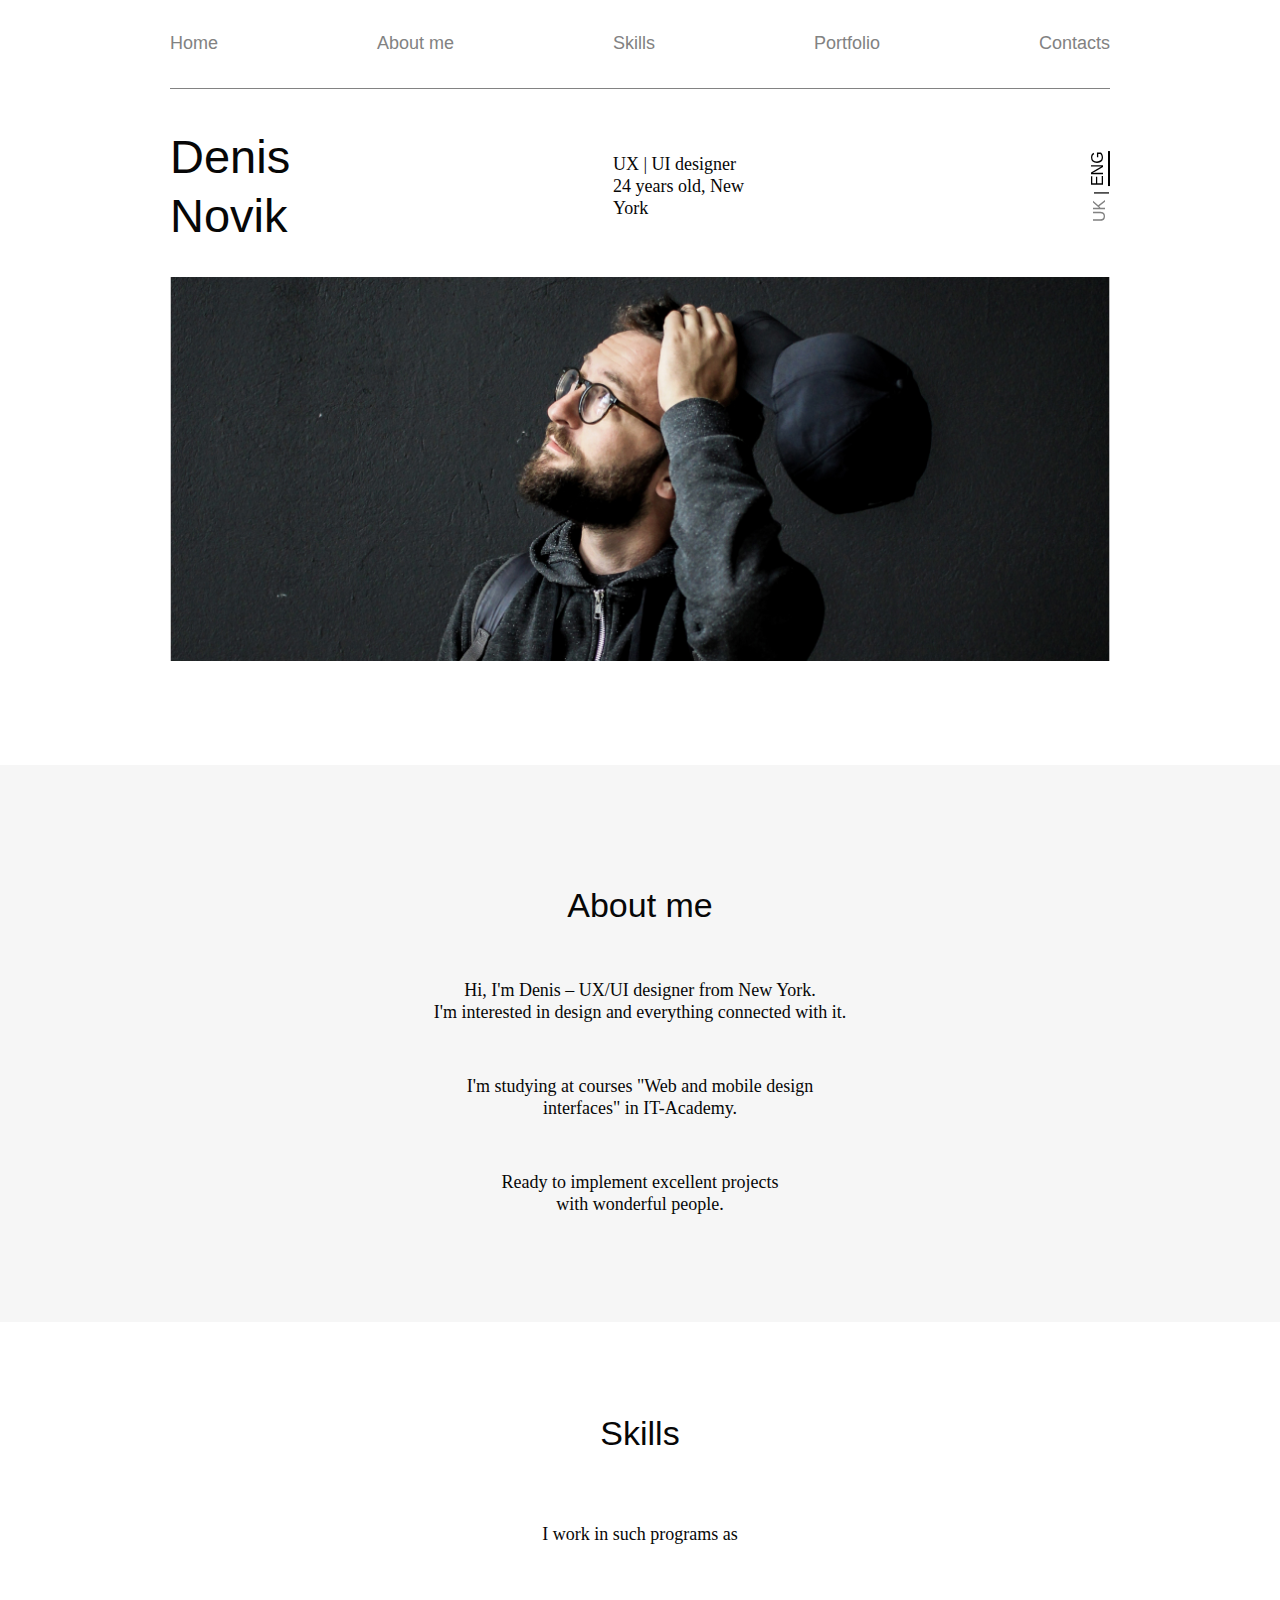
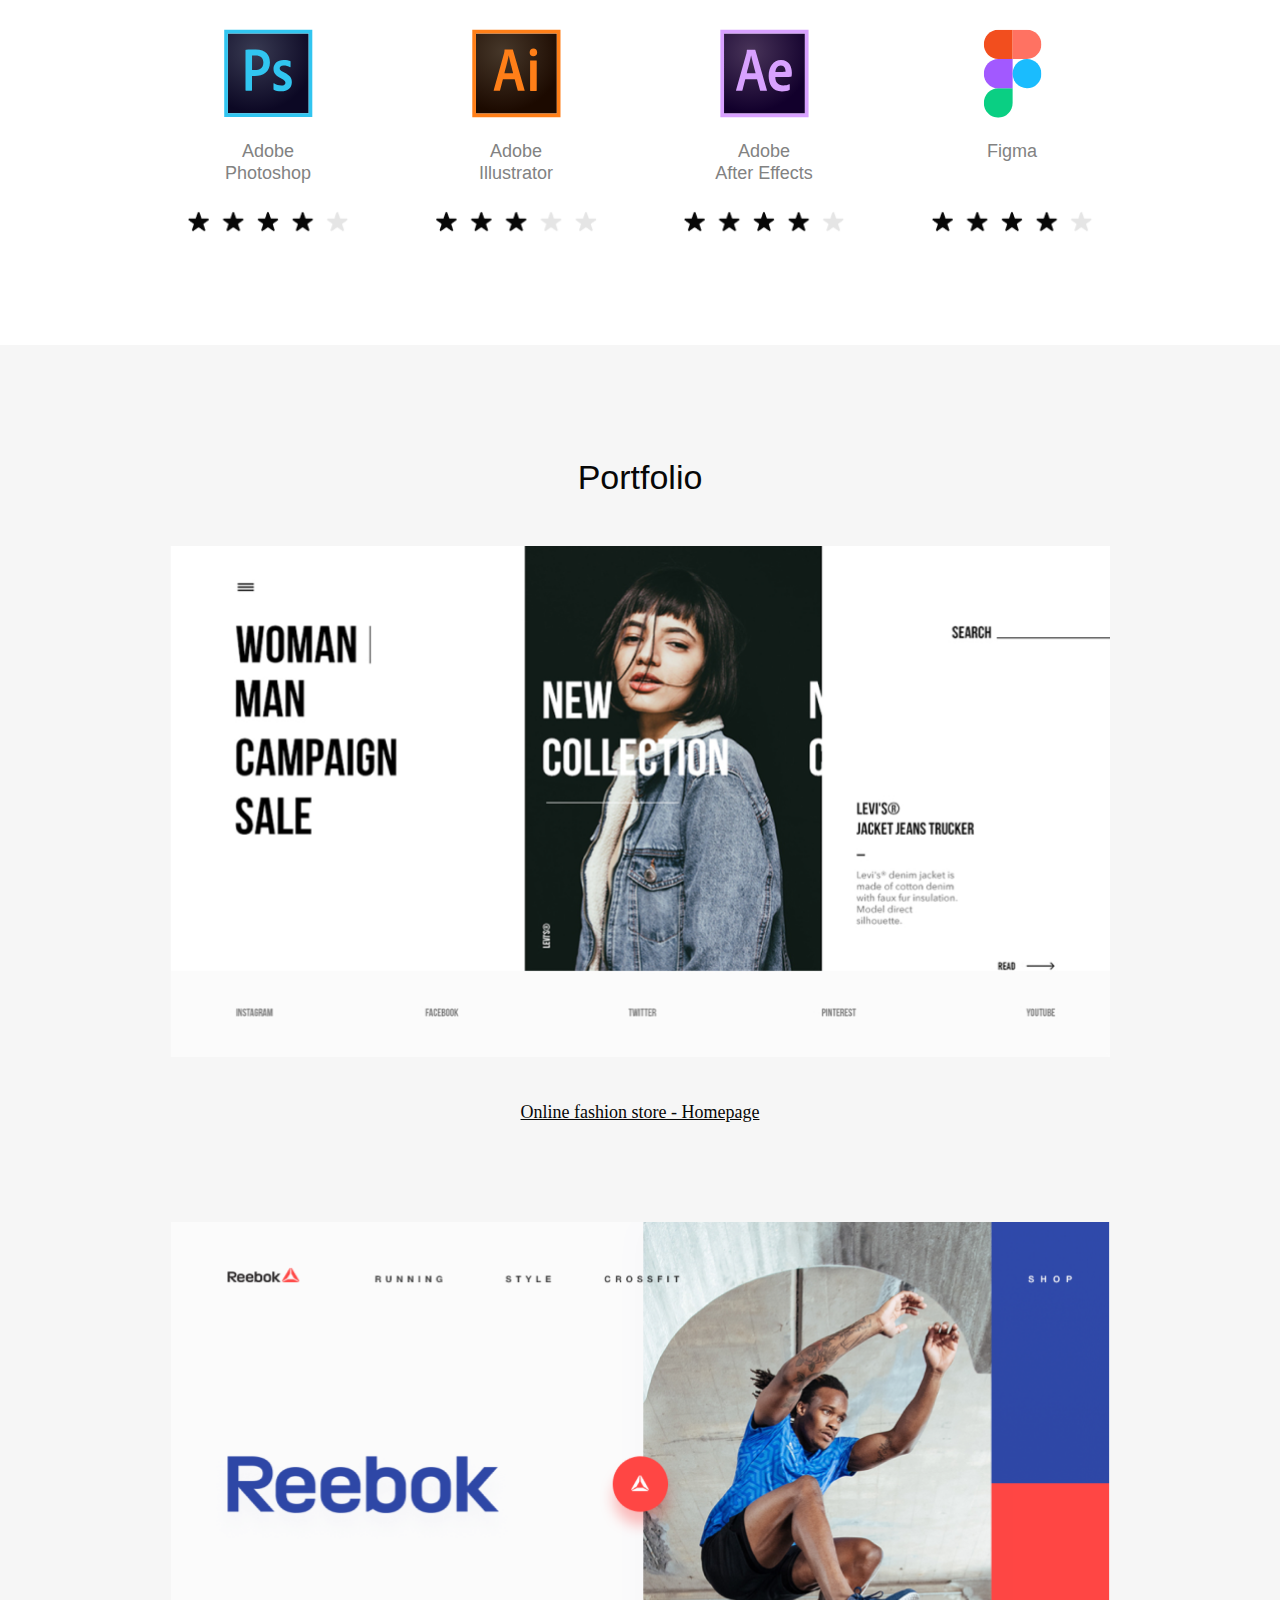
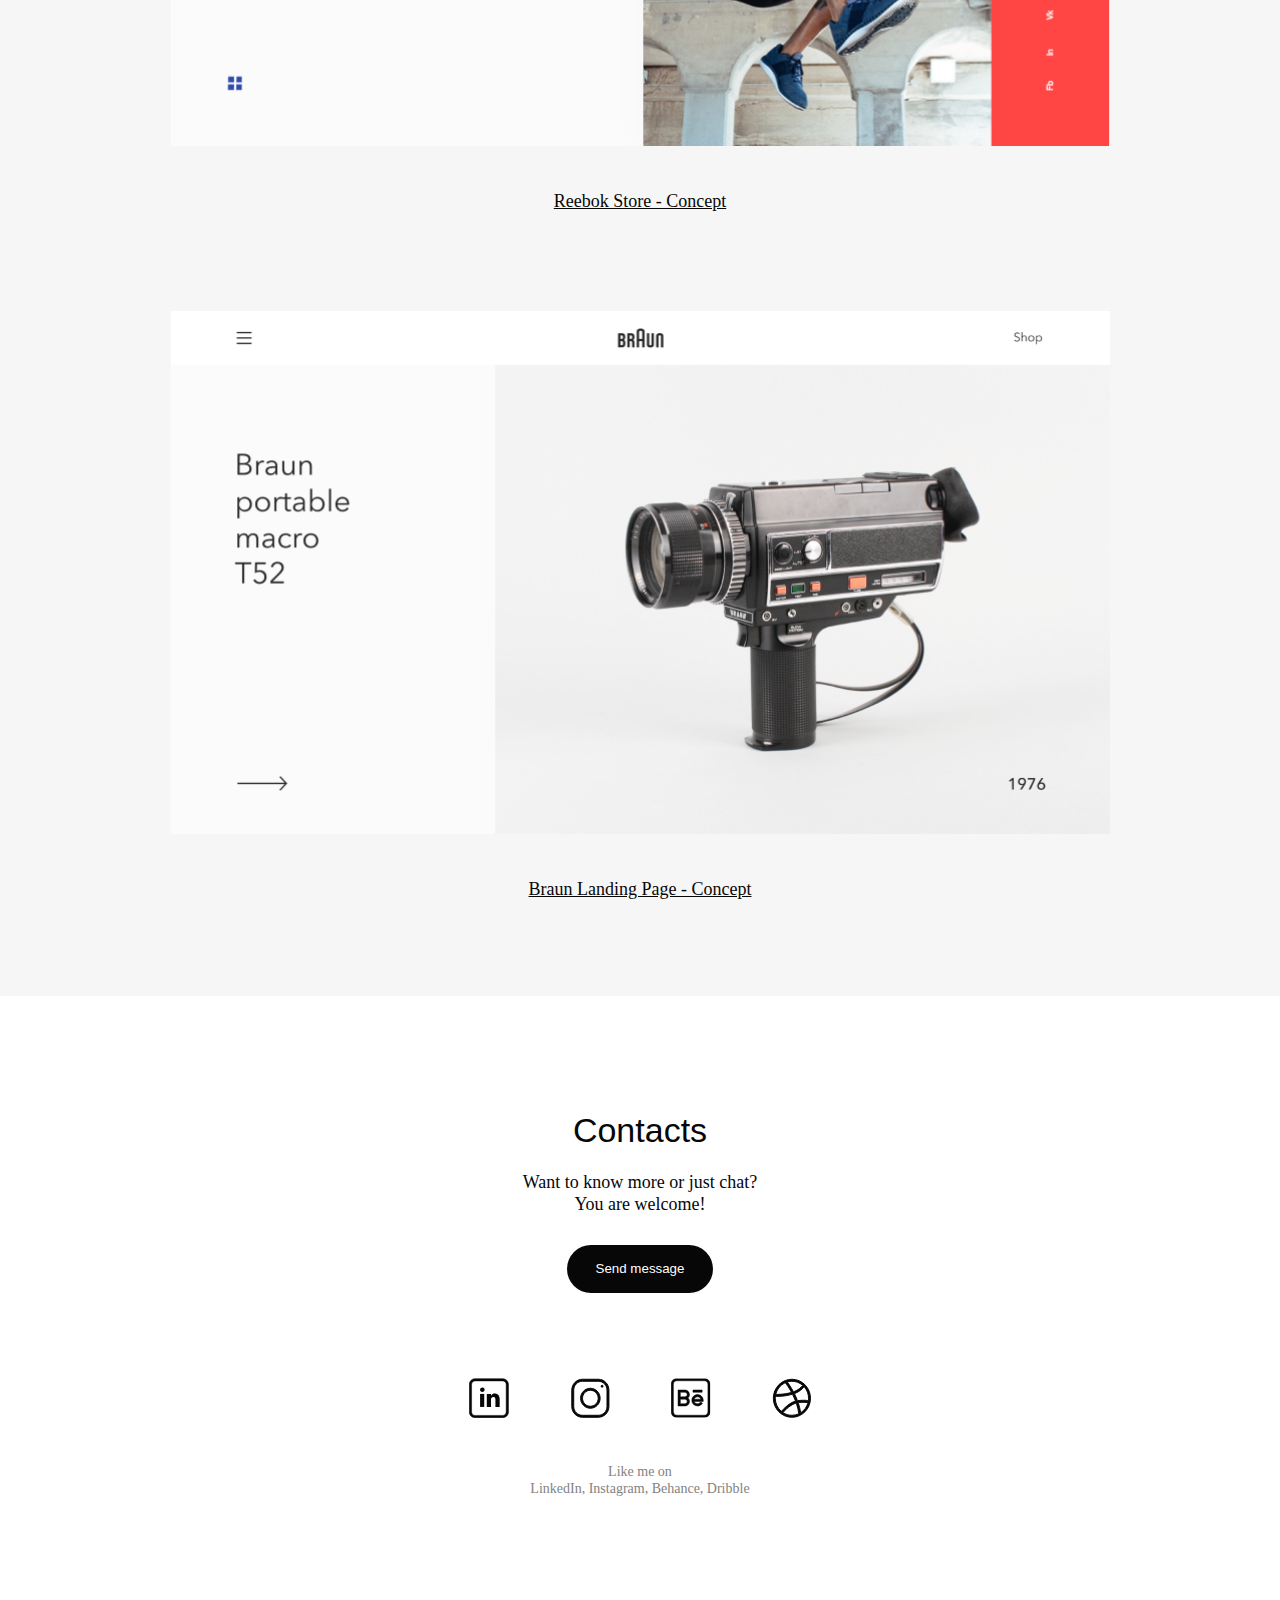
<file: index.html>
<!DOCTYPE html>
<html lang="en">

<head>
    <meta charset="UTF-8">
    <meta http-equiv="X-UA-Compatible" content="IE=edge">
    <meta name="viewport" content="width=device-width, initial-scale=1.0">
    <link href="http://fonts.cdnfonts.com/css/gilroy-bold?styles=20876,20879" rel="stylesheet">
    <link rel="stylesheet" href="./css/style.css">
    <title>Portfolio</title>
</head>

<body>
    <div class="wrapper ">
        <div class="wrapper-first-page" id="home">
            <header class="header">
                <div class="header_container _container">
                    <nav class="header_menu">
                        <ul class="menu_list">
                            <li class="menu_item">
                                <a href="#home" class="item_link">Home</a>
                            </li>
                            <li class="menu_item">
                                <a href="#about" class="item_link">About me</a>
                            </li>
                            <li class="menu_item">
                                <a href="#skills" class="item_link">Skills</a>
                            </li>
                            <li class="menu_item">
                                <a href="#portfolio" class="item_link">Portfolio</a>
                            </li>
                            <li class="menu_item">
                                <a href="#contacts" class="item_link">Contacts</a>
                            </li>
                        </ul>
                    </nav>
                </div>
            </header>
<!-- /* ---------------------------------------------------------- */ -->
            <main>
                <section class="main-page">
                    <div class="main-page_container _container">
                        <div class="main-page_title">
                            <div class="page_title">
                                <h1 class="main_title">Denis Novik</h1>
                                <p class="main_text">UX | UI designer <br>
                                    24 years old, New York
                                </p>
                                <div class="main-page_translate">
                                    <a href="./index-uk.html">UK</a>
                                    <span> | </span>
                                    <a href="./index.html" class="lang__active">ENG</a>
                                </div>
                            </div>
                            <div class="burger-menu">
                                <input id="menu-toggle" type="checkbox">
                                <label class="menu-btn" for="menu-toggle">
                                    <span></span>
                                </label>
                                <ul class="menubox">
                                    <li><a href="#home" class="menu-item">Home</a></li>
                                    <li><a href="#about" class="menu-item">About me</a></li>
                                    <li><a href="#skills" class="menu-item">Skills</a></li>
                                    <li><a href="#portfolio" class="menu-item">Portfolio</a></li>
                                    <li><a href="#contacts" class="menu-item">Contacts</a></li>
                                    <div class="lang-burger">
                                        <a href="./index-uk.html">UK</a>
                                        <span class="lang-burger_span"> | </span>
                                        <a href="./index.html">ENG</a>
                                    </div>
                                </ul>
                            </div>
                        </div>
                        <div class="main_image">
                            <img class="header-avatar" src="./img/foto.jpg" alt="Foto">
                        </div>
                    </div>
                </section>
<!-- /* ---------------------------------------------------------- */ -->
                <section class="main_info" id="about">
                    <div class="main-info-container _container">
                        <div class="info-title">
                            <h2>About me</h2>
                            <p>Hi, I'm Denis – UX/UI designer from New York. <br>
                                I'm interested in design and everything connected with it.
                            </p>
                            <p>I'm studying at courses "Web and mobile design <br>
                                interfaces" in IT-Academy.
                            </p>
                            <p>Ready to implement excellent projects <br>
                                with wonderful people.
                            </p>
                        </div>
                    </div>
                </section>
<!-- /* ---------------------------------------------------------- */ -->
                <section class="main-skill" id="skills">
                    <div class="main-skill-container _container">
                        <div class="main-skill-title">
                            <h2>Skills</h2>
                            <p>I work in such programs as</p>
                        </div>
                        <div class="main-skill-list _container">
                            <div class="main-skill-item">
                                <img class="item_icon" src="./img/photoshop_icon.svg" alt="">
                                <p>Adobe <br>
                                    Photoshop</p>
                                <img class="item_img_star" src="./img/star1.png" alt="">
                            </div>
                            <div class="main-skill-item">
                                <img class="item_icon" src="./img/illustration_icon.svg" alt="">
                                <p>Adobe <br>
                                    Illustrator</p>
                                <img class="item_img_star" src="./img/star2.png" alt="">
                            </div>
                            <div class="main-skill-item">
                                <img class="item_icon" src="./img/after_effect_icon.svg" alt="">
                                <p>Adobe <br>
                                    After Effects</p>
                                <img class="item_img_star" src="./img/star1.png" alt="">
                            </div>
                            <div class="main-skill-item">
                                <img class="item_icon" src="./img/figma_icon.svg" alt="">
                                <p>Figma</p>
                                <img class="item_img_star" src="./img/star1.png" alt="">
                            </div>
                        </div>
                    </div>
                </section>
<!-- /* ---------------------------------------------------------- */ -->
                <section class="section-portfolio" id="portfolio">
                    <div class="section-portfolio-container _container">
                        <div class="portfolio-title">
                            <h2>Portfolio</h2>
                        </div>
                        <div class="portfolio-exemple_one">
                            <img src="./img/portfolio_1.png" alt="example">
                        </div>
                        <div class="exemple-link">
                            <a href="./error.html">Online fashion store - Homepage</a>
                        </div>
                        <div class="portfolio-exemple_two">
                            <img src="./img/reebok.png" alt="reebok">
                        </div>
                        <div class="exemple-link">
                            <a href="./error.html">Reebok Store - Concept</a>
                        </div>
                        <div class="portfolio-exemple_two">
                            <img src="./img/braun.png" alt="reebok">
                        </div>
                        <div class="exemple-link">
                            <a href="./error.html">Braun Landing Page - Concept</a>
                        </div>
                    </div>
                </section>
<!-- /* ---------------------------------------------------------- */ -->
                <section class="section-contact send-message" id="contacts">
                    <div class="section-contact-container _container">
                        <h2>Contacts</h2>
                        <div class="contact-item">
                            <p>Want to know more or just chat?
                                <br>
                                You are welcome!
                            </p>
                        </div>
                        <div class="contact-item">
                            <button id="open_pop_up">Send message</button>
                        </div>
                        <div class="pop_up" id="pop_up">
                            <div class="pop_up_container">
                                <div class="pop_up_body" id="pop_up_body">
                                    <form class="form-wrapper" action="#">
                                        <div class="form-title-wrap">
                                            <p class="form-title">Send message</p>
                                        </div>
                                        <input class="input-name" type="text" placeholder="Name">
                                        <input class="input-male" type="email" placeholder="Mail">
                                        <textarea name="" id="" cols="30" rows="10"
                                            placeholder="Your message"></textarea>
                                    </form>
                                    <button class="contact-item">Send message</button>
                                    <div class="pop_up_close" id="pop_up_close">&#10006</div>
                                </div>
                            </div>
                        </div>
                    </div>
                </section>
            </main>
        </div>
        <!-- /* ---------------------------------------------------------- */ -->
        <footer class="section-footer">
            <div class="footer-container _container">
                <div class="footer-social">
                    <a class="footer-link" href="https://www.linkedin.com/feed/" target="_blank">
                        <img class="footer-icon" src="./img/linkedin.svg" alt="linkedin">
                    </a>
                    <a class="footer-link" href="https://www.instagram.com/" target="_blank">
                        <img class="footer-icon" src="./img/instagram.svg" alt="instagram">
                    </a>
                    <a class="footer-link" href="https://www.behance.net/" target="_blank">
                        <img class="footer-icon" src="./img/behance.svg" alt="behance">
                    </a>
                    <a class="footer-link" href="https://dribbble.com/" target="_blank">
                        <img class="footer-icon" src="./img/dribble.svg" alt="dribble">
                    </a>
                </div>
                <div class="footer-text">
                    <p>Like me on <br>
                        LinkedIn, Instagram, Behance, Dribble</p>
                </div>
            </div>
        </footer>
    </div>
    <script src="./main.js"></script>
</body>

</html>
</file>
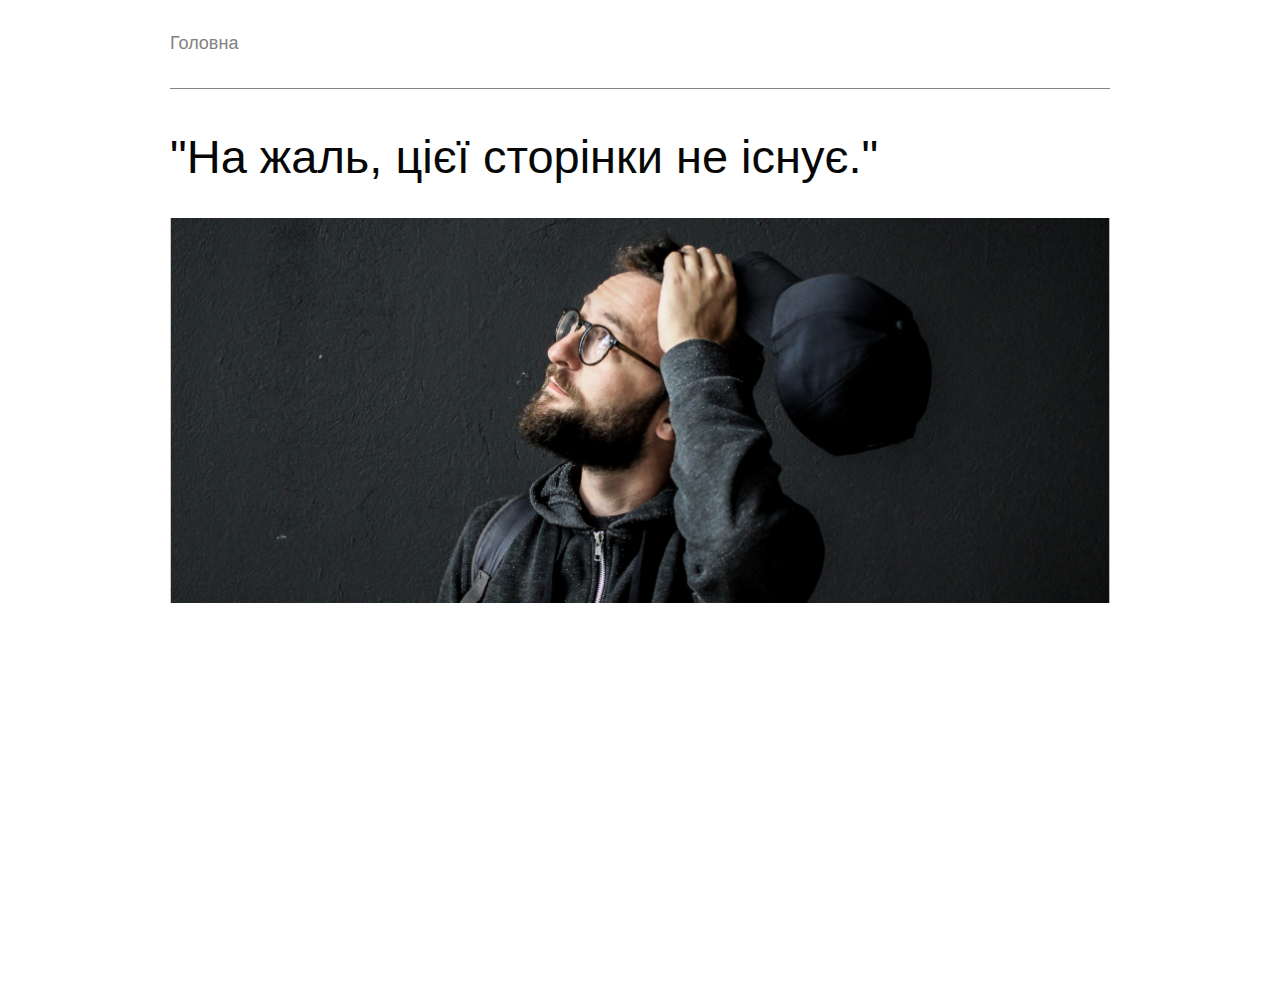
<file: error-uk.html>
<!DOCTYPE html>
<html lang="en">

<head>
    <meta charset="UTF-8">
    <meta http-equiv="X-UA-Compatible" content="IE=edge">
    <meta name="viewport" content="width=device-width, initial-scale=1.0">
    <link href="http://fonts.cdnfonts.com/css/gilroy-bold?styles=20876,20879" rel="stylesheet">
    <link rel="stylesheet" href="./css/style.css">
    <title>Portfolio</title>
</head>

<body >
    <div class="wrapper ">
        <div class="wrapper-first-page" id="home">
            <header class="header" >
                    <div class="header_container _container">
                        <nav class="header_menu">
                            <ul class="menu_list">
                                <li class="menu_item">
                                    <a href="./index-uk.html" class="item_link">Головна</a>
                                </li>
                            </ul>
                        </nav>
                    </div>
            </header>
            <!-- /* ---------------------------------------------------------- */ -->
            <main class="main-page">
                <div class="main-page_container _container">
                    <div class="main-page_title">
                        <div class="page_title">
                            <h1 class="main_title" style="width: 100%">"На жаль, цієї сторінки не існує."</h1>
                        </div>
                        <div class="burger-menu">
                            <input id="menu-toggle" type="checkbox">
                            <label class="menu-btn" for="menu-toggle">
                                <span></span>
                            </label>
                            <ul class="menubox">
                                <li><a href="#home" class="menu-item">Головна</a></li>
                                <li><a href="#about" class="menu-item">Про мене</a></li>
                                <li><a href="#skills" class="menu-item">Навички</a></li>
                                <li><a href="#portfolio" class="menu-item">Портфоліо</a></li>
                                <li><a href="#contacts" class="menu-item">Контакти</a></li>
                                <div class="lang-burger">
                                    <a href="#">UK</a>
                                    <span class="lang-burger_span"> | </span>
                                    <a href="#">ENG</a>
                                </div>
                            </ul>
                        </div>
                    </div>
                    <div class="main_image">
                        <img class="header-avatar" src="./img/foto.jpg" alt="Foto">
                    </div>
                </div>
            </main>
        </div>
    </div>
</body>

</html>
</file>
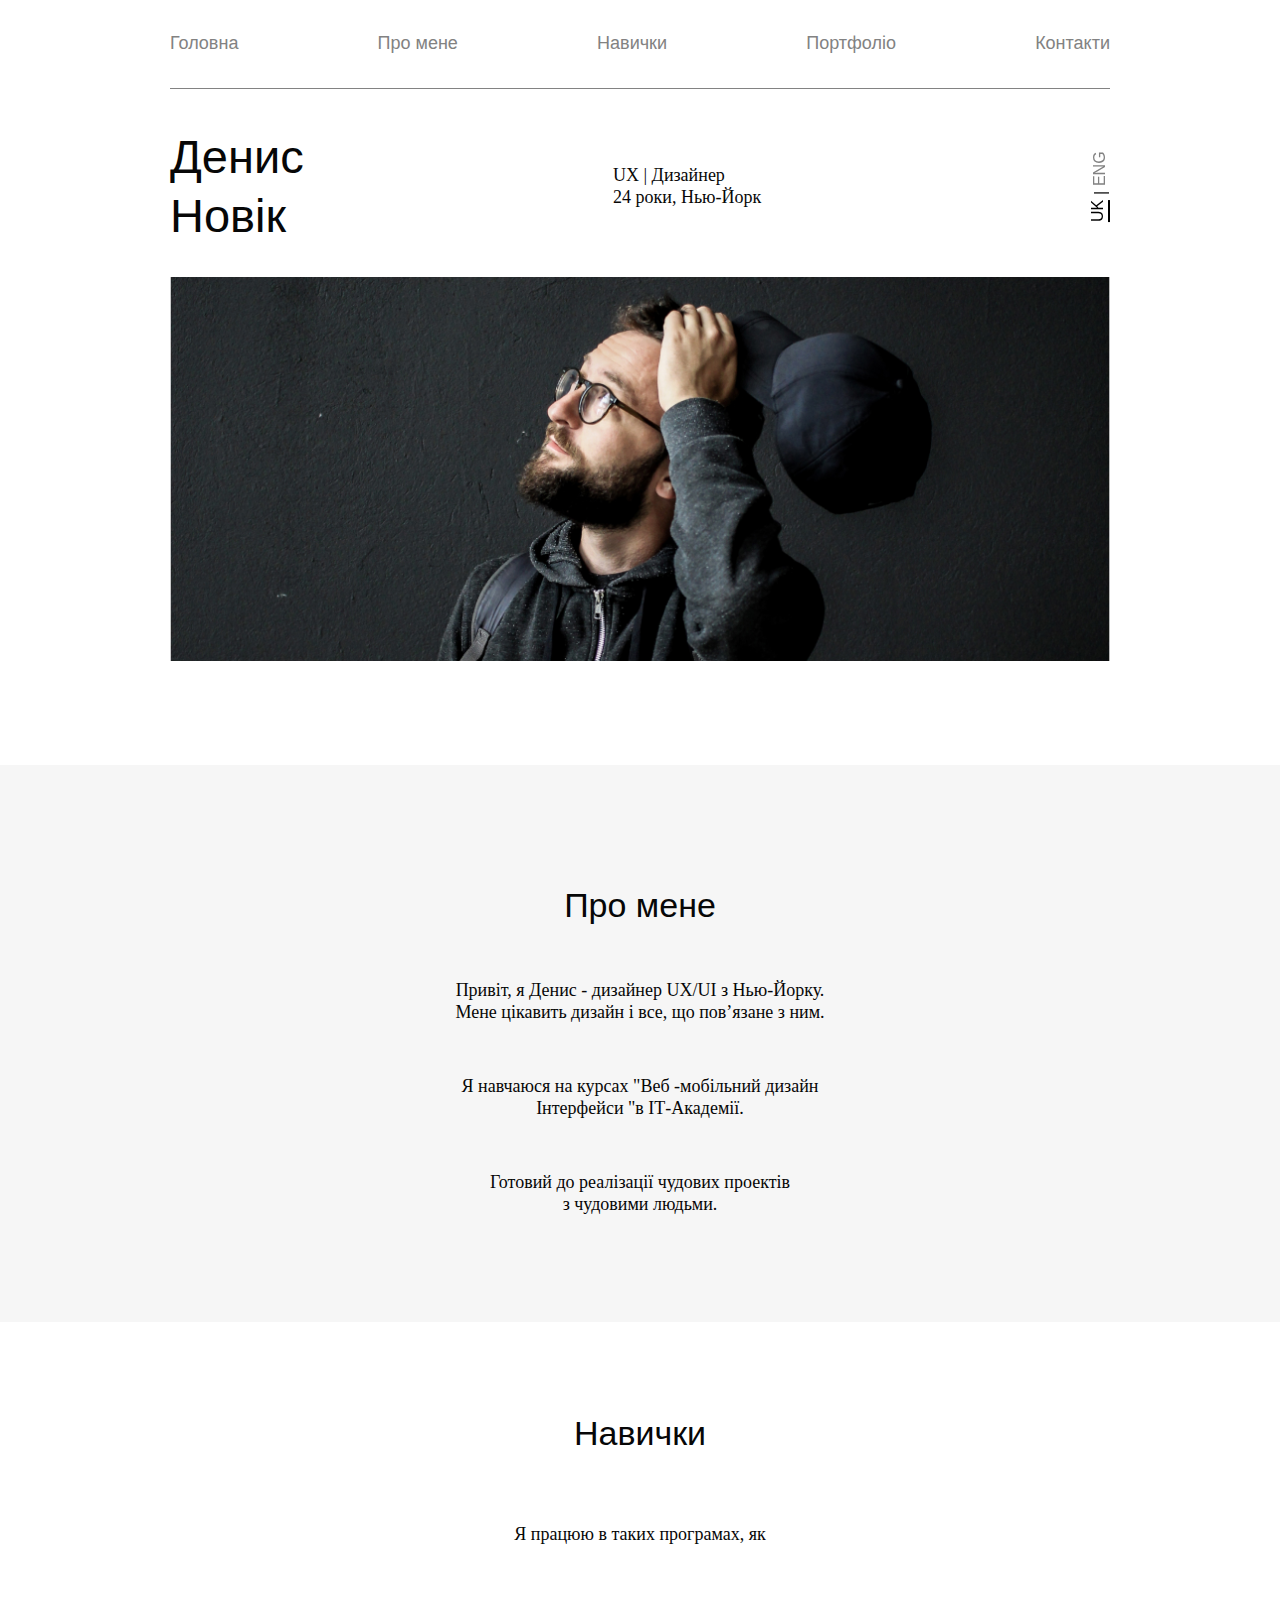
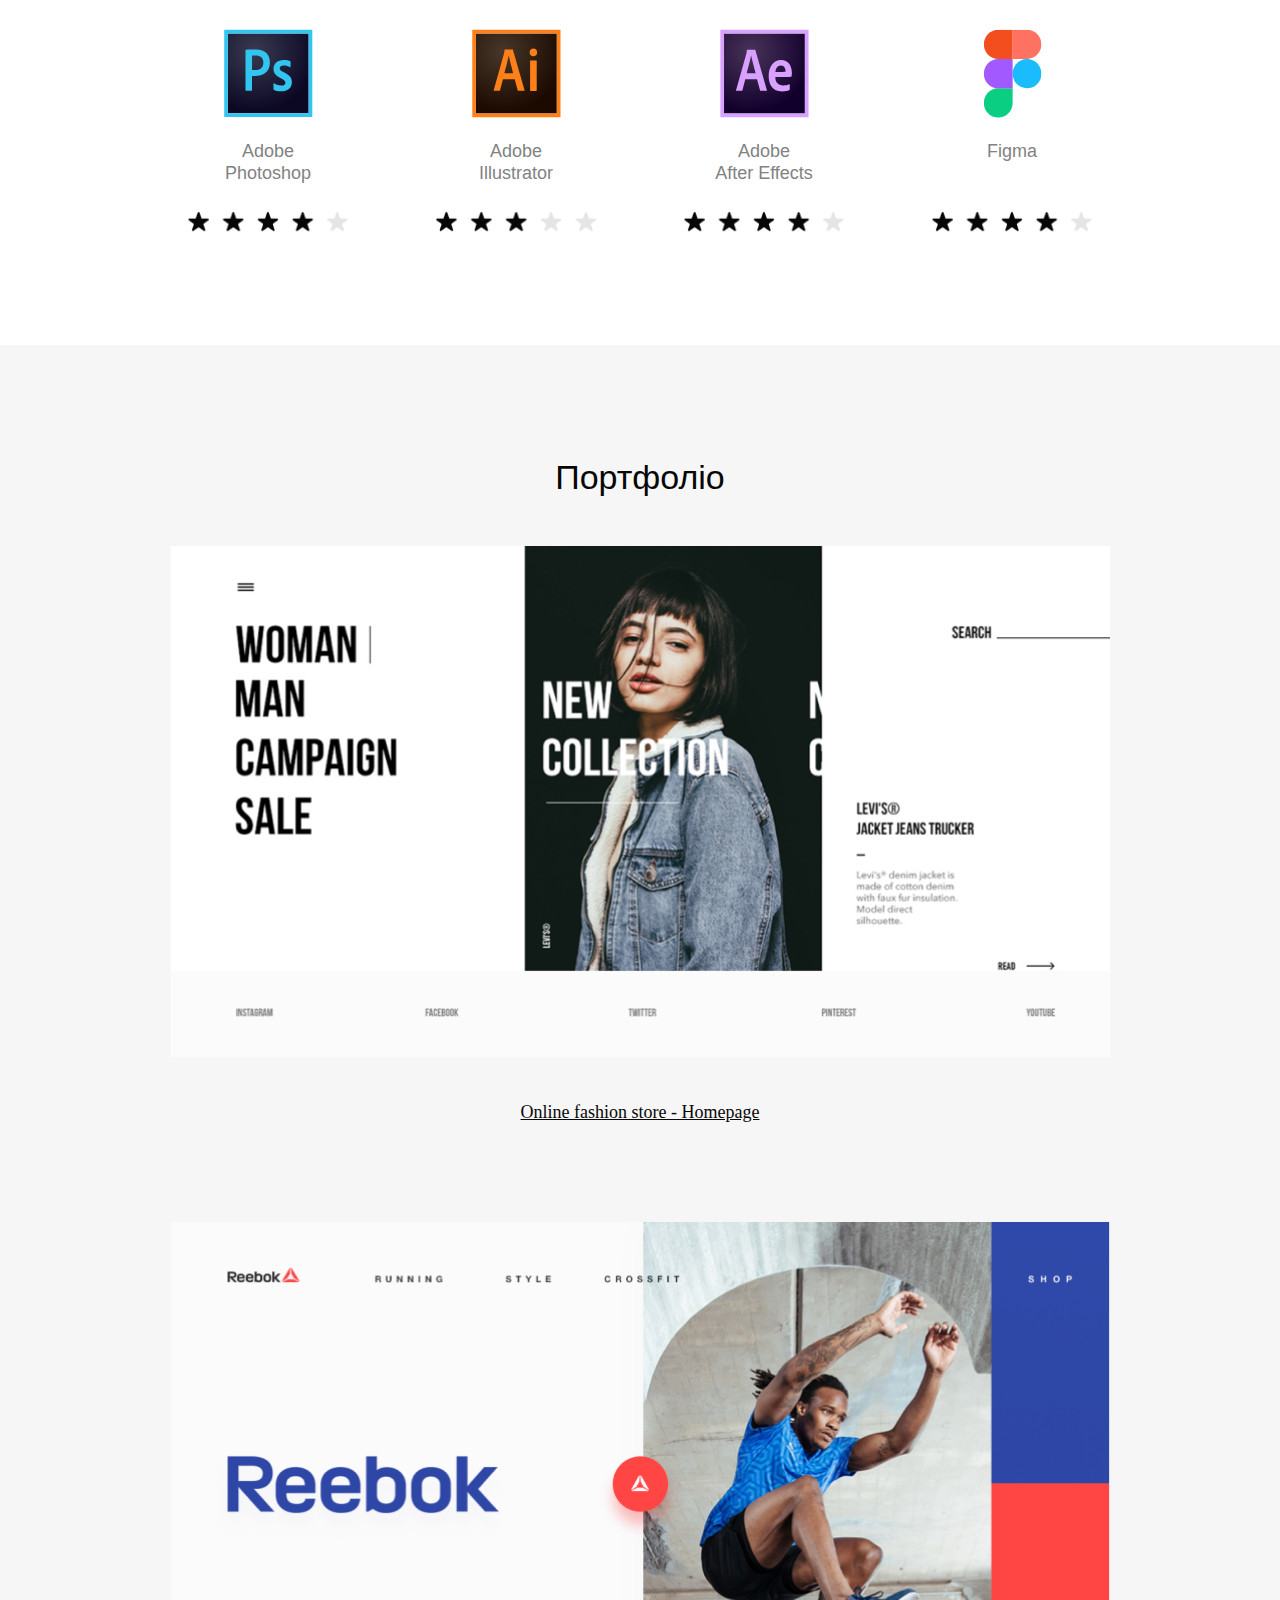
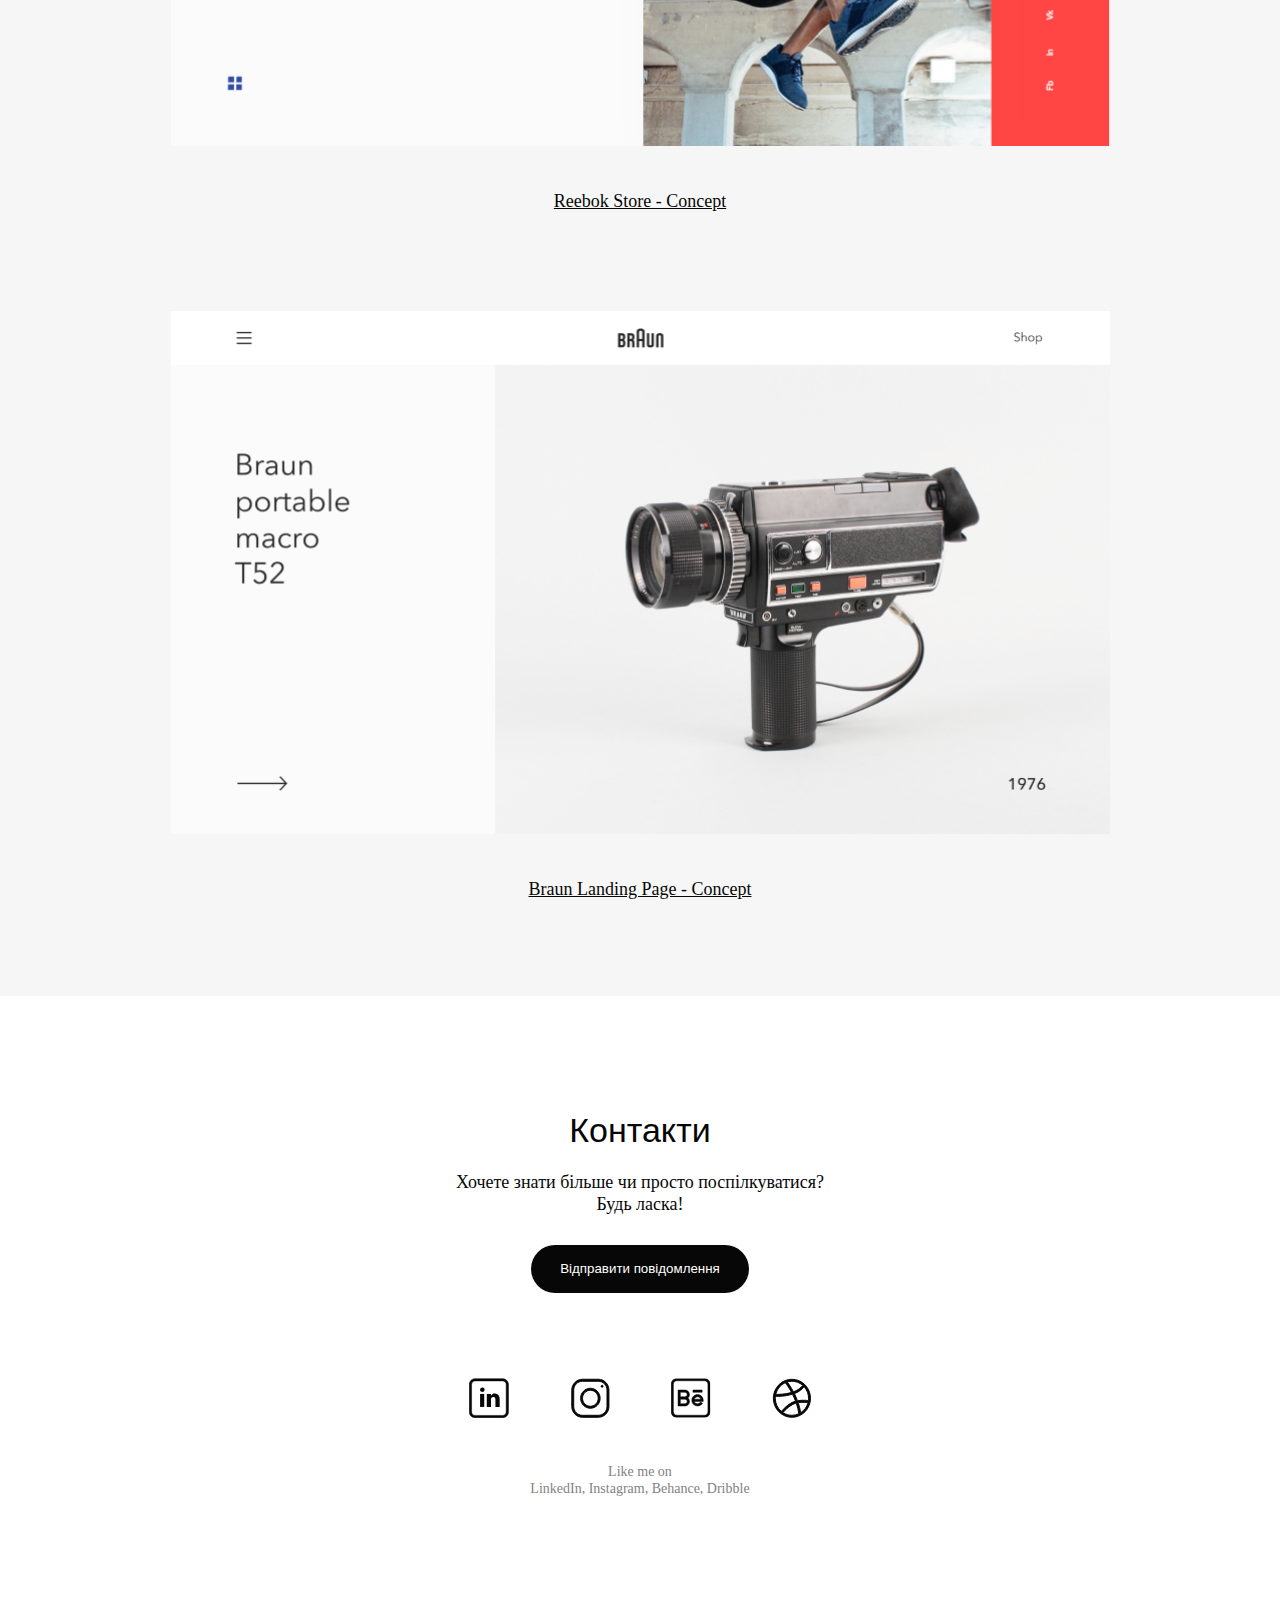
<file: index-uk.html>
<!DOCTYPE html>
<html lang="en">

<head>
    <meta charset="UTF-8">
    <meta http-equiv="X-UA-Compatible" content="IE=edge">
    <meta name="viewport" content="width=device-width, initial-scale=1.0">
    <link href="http://fonts.cdnfonts.com/css/gilroy-bold?styles=20876,20879" rel="stylesheet">
    <link rel="stylesheet" href="./css/style.css">
    <title>Portfolio</title>
</head>

<body>
    <div class="wrapper ">
        <div class="wrapper-first-page" id="home">
            <header class="header">
                <div class="header_container _container">
                    <nav class="header_menu">
                        <ul class="menu_list">
                            <li class="menu_item">
                                <a href="#home" class="item_link">Головна</a>
                            </li>
                            <li class="menu_item">
                                <a href="#about" class="item_link">Про мене</a>
                            </li>
                            <li class="menu_item">
                                <a href="#skills" class="item_link">Навички</a>
                            </li>
                            <li class="menu_item">
                                <a href="#portfolio" class="item_link">Портфоліо</a>
                            </li>
                            <li class="menu_item">
                                <a href="#contacts" class="item_link">Контакти</a>
                            </li>
                        </ul>
                    </nav>
                </div>
            </header>
<!-- /* ---------------------------------------------------------- */ -->
            <main>
                <section class="main-page">
                    <div class="main-page_container _container">
                        <div class="main-page_title">
                            <div class="page_title">
                                <h1 class="main_title">Денис Новік</h1>
                                <p class="main_text">UX | Дизайнер <br>
                                    24 роки, Нью-Йорк
                                </p>
                                <div class="main-page_translate">
                                    <a href="./index-uk.html" class="lang__active">UK</a>
                                    <span> | </span>
                                    <a href="./index.html">ENG</a>
                                </div>
                            </div>
                            <div class="burger-menu">
                                <input id="menu-toggle" type="checkbox">
                                <label class="menu-btn" for="menu-toggle">
                                    <span></span>
                                </label>
                                <ul class="menubox">
                                    <li><a href="#home" class="menu-item">Головна</a></li>
                                    <li><a href="#about" class="menu-item">Про мене</a></li>
                                    <li><a href="#skills" class="menu-item">Навички</a></li>
                                    <li><a href="#portfolio" class="menu-item">Портфоліо</a></li>
                                    <li><a href="#contacts" class="menu-item">Контакти</a></li>
                                    <div class="lang-burger">
                                        <a href="./index-uk.html">UK</a>
                                        <span class="lang-burger_span"> | </span>
                                        <a href="./index.html">ENG</a>
                                    </div>
                                </ul>
                            </div>
                        </div>
                        <div class="main_image">
                            <img class="header-avatar" src="./img/foto.jpg" alt="Foto">
                        </div>
                    </div>
                </section>
<!-- /* ---------------------------------------------------------- */ -->
                <section class="main_info" id="about">
                    <div class="main-info-container _container">
                        <div class="info-title">
                            <h2>Про мене</h2>
                            <p>Привіт, я Денис - дизайнер UX/UI з Нью-Йорку. <br>
                                Мене цікавить дизайн і все, що пов’язане з ним.
                            </p>
                            <p>Я навчаюся на курсах "Веб -мобільний дизайн <br>
                                Інтерфейси "в ІТ-Академії.
                            </p>
                            <p>Готовий до реалізації чудових проектів <br>
                                з чудовими людьми.
                            </p>
                        </div>
                    </div>
                </section>
<!-- /* ---------------------------------------------------------- */ -->
                <section class="main-skill" id="skills">
                    <div class="main-skill-container _container">
                        <div class="main-skill-title">
                            <h2>Навички</h2>
                            <p>Я працюю в таких програмах, як</p>
                        </div>
                        <div class="main-skill-list _container">
                            <div class="main-skill-item">
                                <img class="item_icon" src="./img/photoshop_icon.svg" alt="">
                                <p>Adobe <br>
                                    Photoshop</p>
                                <img class="item_img_star" src="./img/star1.png" alt="">
                            </div>
                            <div class="main-skill-item">
                                <img class="item_icon" src="./img/illustration_icon.svg" alt="">
                                <p>Adobe <br>
                                    Illustrator</p>
                                <img class="item_img_star" src="./img/star2.png" alt="">
                            </div>
                            <div class="main-skill-item">
                                <img class="item_icon" src="./img/after_effect_icon.svg" alt="">
                                <p>Adobe <br>
                                    After Effects</p>
                                <img class="item_img_star" src="./img/star1.png" alt="">
                            </div>
                            <div class="main-skill-item">
                                <img class="item_icon" src="./img/figma_icon.svg" alt="">
                                <p>Figma</p>
                                <img class="item_img_star" src="./img/star1.png" alt="">
                            </div>
                        </div>
                    </div>
                </section>
<!-- /* ---------------------------------------------------------- */ -->
                <section class="section-portfolio" id="portfolio">
                    <div class="section-portfolio-container _container">
                        <div class="portfolio-title">
                            <h2>Портфоліо</h2>
                        </div>
                        <div class="portfolio-exemple_one">
                            <img src="./img/portfolio_1.png" alt="example">
                        </div>
                        <div class="exemple-link">
                            <a href="./error-uk.html">Online fashion store - Homepage</a>
                        </div>
                        <div class="portfolio-exemple_two">
                            <img src="./img/reebok.png" alt="reebok">
                        </div>
                        <div class="exemple-link">
                            <a href="./error-uk.html">Reebok Store - Concept</a>
                        </div>
                        <div class="portfolio-exemple_two">
                            <img src="./img/braun.png" alt="reebok">
                        </div>
                        <div class="exemple-link">
                            <a href="./error-uk.html">Braun Landing Page - Concept</a>
                        </div>
                    </div>
                </section>
<!-- /* ---------------------------------------------------------- */ -->
                <section class="section-contact send-message" id="contacts">
                    <div class="section-contact-container _container">
                        <h2>Контакти</h2>
                        <div class="contact-item">
                            <p>Хочете знати більше чи просто поспілкуватися?
                                <br>
                                Будь ласка!
                            </p>
                        </div>
                        <div class="contact-item">
                            <button id="open_pop_up">Відправити повідомлення</button>
                        </div>
                        <div class="pop_up" id="pop_up">
                            <div class="pop_up_container">
                                <div class="pop_up_body" id="pop_up_body">
                                    <form class="form-wrapper" action="#">
                                        <div class="form-title-wrap">
                                            <p class="form-title">Відправити повідомлення</p>
                                        </div>
                                        <input class="input-name" type="text" placeholder="Name">
                                        <input class="input-male" type="email" placeholder="Mail">
                                        <textarea name="" id="" cols="30" rows="10"
                                            placeholder="Your message"></textarea>
                                    </form>
                                    <button class="contact-item">Відправити повідомлення</button>
                                    <div class="pop_up_close" id="pop_up_close">&#10006</div>
                                </div>
                            </div>
                        </div>
                    </div>
                </section>
            </main>
        </div>
        <!-- /* ---------------------------------------------------------- */ -->
        <footer class="section-footer">
            <div class="footer-container _container">
                <div class="footer-social">
                    <a class="footer-link" href="https://www.linkedin.com/feed/" target="_blank">
                        <img class="footer-icon" src="./img/linkedin.svg" alt="linkedin">
                    </a>
                    <a class="footer-link" href="https://www.instagram.com/" target="_blank">
                        <img class="footer-icon" src="./img/instagram.svg" alt="instagram">
                    </a>
                    <a class="footer-link" href="https://www.behance.net/" target="_blank">
                        <img class="footer-icon" src="./img/behance.svg" alt="behance">
                    </a>
                    <a class="footer-link" href="https://dribbble.com/" target="_blank">
                        <img class="footer-icon" src="./img/dribble.svg" alt="dribble">
                    </a>
                </div>
                <div class="footer-text">
                    <p>Like me on <br>
                        LinkedIn, Instagram, Behance, Dribble</p>
                </div>
            </div>
        </footer>
    </div>
    <script src="./main.js"></script>
</body>

</html>
</file>
<file: css/style.css>
*{padding:0;margin:0;border:0}*,:after,:before{-webkit-box-sizing:border-box;box-sizing:border-box}:active,:focus{outline:none}a:active,a:focus{outline:none}aside,footer,header,nav{display:block}body,html{height:100%;width:100%;font-family:"Gilroy-Bold",sans-serif;font-size:18px;-ms-text-size-adjust:100%;-moz-text-size-adjust:100%;-webkit-text-size-adjust:100%}button,input,textarea{font-family:inherit}input::-ms-clear{display:none}button{cursor:pointer}button::-moz-focus-inner{padding:0;border:0}a,a:visited{text-decoration:none}a:hover{text-decoration:none}ul li{list-style:none}img{vertical-align:top}h1,h2,h3,h4,h5,h6{font-size:inherit;font-weight:400}._container{position:relative;max-width:940px;margin:0 auto;padding:0 15px;-webkit-box-sizing:content-box;box-sizing:content-box}.header{position:absolute;top:0;left:0;width:100%}.header_container{position:relative}.header_menu{padding:33px 0;border-bottom:1px solid #828282}.menu_list{display:-webkit-box;display:-ms-flexbox;display:flex;-webkit-box-pack:justify;-ms-flex-pack:justify;justify-content:space-between;-ms-flex-wrap:wrap;flex-wrap:wrap}.item_link{line-height:122.2222222222%;color:#828282;-webkit-transition:0.3s;transition:0.3s;position:relative}.item_link:after{content:"";position:absolute;bottom:0;left:50%;display:block;height:2px;width:0;background-color:#000;-webkit-transition:0.3s;transition:0.3s}.item_link-fixed{line-height:122.2222222222%;color:#fff}.item_link:hover{color:#070707}.item_link:hover:after{left:0;width:100%;background-color:#000}.header--fixed{position:fixed;width:100%;color:#fff;left:0;top:0;z-index:20;padding:0;background-color:rgba(0,0,0,0.7);-webkit-transition:all 0.3s ease;transition:all 0.3s ease}.header--fixed .item_link{color:#fff}.header--fixed .item_link:after{background-color:#fff}.item_link-fixed{color:#fff}.arrow{display:block}.arrow-img{position:fixed;bottom:50px;right:30px;-webkit-transform:rotate(90deg);transform:rotate(90deg);-webkit-transition:all 0.3s ease;transition:all 0.3s ease;width:50px;height:50px;background-color:rgba(130,130,130,0.6);padding:10px;border-radius:50%}.arrow-fixed{position:fixed;opacity:1;bottom:50px;right:30px;-webkit-transform:rotate(-90deg);transform:rotate(-90deg);-webkit-transition:all 0.3s ease;transition:all 0.3s ease;width:50px;height:50px;background-color:rgba(130,130,130,0.6);padding:10px;border-radius:50%}.main-page{position:relative;color:#070707;margin-top:89px}.page_title{display:-webkit-box;display:-ms-flexbox;display:flex;-webkit-box-pack:justify;-ms-flex-pack:justify;justify-content:space-between;padding:39px 0 30px 0;-webkit-box-align:center;-ms-flex-align:center;align-items:center}.main-page_title h1{width:123px;font-size:47px;line-height:125.5319148936%}.main_text{width:155px;font-family:"Gilroy-Medium";line-height:122.2222222222%}.main-page_translate{display:-webkit-box;display:-ms-flexbox;display:flex;font-size:16px;-webkit-transform:rotate(-180deg);transform:rotate(-180deg);-webkit-writing-mode:vertical-lr;-ms-writing-mode:tb-lr;writing-mode:vertical-lr}.main-page_translate span{margin:5px 0}.main-page_translate a{font-size:16px;line-height:125%;color:#828282;-webkit-transition:0.3s;transition:0.3s}.main-page_translate a:hover{color:#000}.lang__active{border-left:2px solid #000;color:#000!important}.main_title{display:block}.main_title:hover{display:block;cursor:pointer}.main_text{display:block}img{width:100%;height:100%}.main_image{width:100%}.burger-menu{display:none}.link-img{margin:0 40px}.lang-burger{display:-webkit-box;display:-ms-flexbox;display:flex;-webkit-box-align:center;-ms-flex-align:center;align-items:center;position:absolute;top:1px;left:20px;border-bottom:2px solid #fff}.close-link{color:white;font-size:14px;font-family:inherit}.lang-burger span{margin:5px 10px;color:white}.lang-burger a{font-size:14px;line-height:125%;color:#fff}.lang-burger a:hover{color:#000;-webkit-transition:0.3s;transition:0.3s}.menu-btn{display:-webkit-box;display:-ms-flexbox;display:flex;position:absolute;right:15px;width:26px;height:26px;cursor:pointer;z-index:1}.menu-btn>span,.menu-btn>span:after,.menu-btn>span:before{display:block;position:absolute;width:100%;height:2px;background-color:black;-webkit-transition-duration:0.25s;transition-duration:0.25s}.menu-btn>span:before{content:"";top:-8px}.menu-btn>span:after{content:"";top:8px}.menubox{display:block;text-align:center;position:fixed;visibility:hidden;top:0;right:-100%;margin:0;width:100%;height:100%;padding:110px 0;list-style:none;background:rgba(34,34,34,0.8);-webkit-box-shadow:1px 0px 6px rgba(0,0,0,0.2);box-shadow:1px 0px 6px rgba(0,0,0,0.2);-webkit-transition-duration:0.7s;transition-duration:0.7s;z-index:2}.menu-item{display:inline-block;margin-top:5px;padding:12px 24px;font-size:24px;line-height:18px;text-transform:uppercase;color:#fff;text-decoration:none;-webkit-transition-duration:0.25s;transition-duration:0.25s}.menu-item:hover{border-bottom:1px solid #d7d7d7;-webkit-transition:0.3s;transition:0.3s}.menu-item:hover{background:#1F1F1F}#menu-toggle{opacity:0}#menu-toggle:focus~.menu-btn>span{-webkit-transform:rotate(45deg);transform:rotate(45deg)}#menu-toggle:focus~.menu-btn>span:before{-webkit-transform:rotate(0);transform:rotate(0);top:0}#menu-toggle:focus~.menu-btn>span:after{-webkit-transform:rotate(90deg);transform:rotate(90deg);top:0}#menu-toggle:focus~.menubox{visibility:visible;right:0}.burger--fixed{position:fixed;width:100%;height:40px;left:0;top:0;z-index:20;padding:0;background-color:rgba(0,0,0,0.7);-webkit-transition:all 0.3s ease;transition:all 0.3s ease}.main_info{color:#070707;text-align:center;background:#F6F6F6;margin-top:104px;padding:120px 0 107px 0}.main-info-container{display:block}.info-title p{font-family:"Gilroy-Medium";line-height:22px;margin:52px 0 0 0}.info-title h2{font-size:34px;line-height:123.5294117647%}.main-skill{color:#070707}.main-skill-container{padding:91px 0 110px 0}.main-skill-title h2{font-size:34px;line-height:123.5294117647%;text-align:center;margin-bottom:69px}.main-skill-title p{font-family:"Gilroy-Medium";line-height:122.2222222222%;text-align:center}.main-skill-list{padding-top:70px;display:-webkit-box;display:-ms-flexbox;display:flex;-webkit-box-pack:justify;-ms-flex-pack:justify;justify-content:space-between;-ms-flex-wrap:wrap;flex-wrap:wrap}.main-skill-item{padding-top:13px;text-align:center;-webkit-box-align:center;-ms-flex-align:center;align-items:center}.main-skill-item p{line-height:121.4285714286%;height:27px;color:#828282}.item_icon{width:89px;height:89px;margin-bottom:23px}.item_img_star{margin-top:41px;height:26px;width:166px}.section-portfolio{background:#F6F6F6}.section-portfolio-container{color:#070707;padding:112px 0 96px 0}.portfolio-title{font-size:34px;line-height:123.5294117647%;text-align:center}.portfolio-exemple_one{margin:47px 0 44px 0}.exemple-link{text-align:center}.exemple-link a{-webkit-transition:0.3s;transition:0.3s}.exemple-link a:hover{color:#828282}.exemple-link a{font-family:"Gilroy-Medium";line-height:22px;text-decoration-line:underline;color:#070707}.portfolio-exemple_two{margin:99px 0 44px 0}.section-contact{position:relative;color:#070707;padding:114px 0 85px 0}.section-contact-container h2{font-size:34px;line-height:123.5294117647%;text-align:center;margin-bottom:20px}.section-contact-container p{display:inline;width:275px;font-family:"Gilroy-Medium";line-height:122.2222222222%;text-align:center}.section-contact-container button{padding:13px 29px;line-height:22px;background:#070707;color:#fff;border-radius:25px;margin-top:29px;-webkit-transition:0.3s;transition:0.3s}.section-contact-container button:hover{background:#828282}.contact-item{text-align:center}.pop_up{display:none;width:100%;height:100%;position:fixed;left:0;top:0;background-color:rgba(0,0,0,0.7);z-index:10}.pop_up.active{display:block}.pop_up_close{position:absolute;top:10px;right:10px;color:#fff;padding:5px;border-radius:100px;cursor:pointer}.pop_up_container{display:-webkit-box;display:-ms-flexbox;display:flex;padding:0 10px 0 10px;width:100%;height:100%}.pop_up_body{position:relative;display:block;margin:auto;text-align:center}.pop_up_body p{font-family:inherit;font-size:40px;color:#fff;margin-bottom:20px}.form-title-wrap{display:block;text-align:center}.form-title{display:block;text-align:center}.form-wrapper{width:400px;display:-webkit-box;display:-ms-flexbox;display:flex;-webkit-box-orient:vertical;-webkit-box-direction:normal;-ms-flex-direction:column;flex-direction:column}.form-wrapper{background-color:rgb(35,35,35);padding:5px;border-radius:10px}.form-wrapper input{background:none;padding:5px;height:50px;color:#fff;border-bottom:1px solid rgb(92,92,92)}.input-name{margin-top:20px;border-radius:10px 10px 0 0}.form-wrapper textarea{background:none;padding:5px;border-radius:0 0 10px 10px;color:#fff}.section-footer{padding-bottom:123px}.footer-social{display:-webkit-box;display:-ms-flexbox;display:flex;-webkit-box-pack:center;-ms-flex-pack:center;justify-content:center;margin:0 15px}.footer-link:not(:first-child){margin-left:61px}.footer-icon{width:40px;height:40px;-webkit-transition:0.3s;transition:0.3s}.footer-icon:hover{opacity:0.5}.footer-text{margin-top:45px;font-family:"Gilroy-Medium";font-size:14px;line-height:17px;text-align:center;color:#828282}.header_burger{display:none}@media (max-width:768px){.header_menu{display:none}.main-page{margin-top:0}.page_title{display:block;-webkit-box-align:center;-ms-flex-align:center;align-items:center}.main-page_title{display:-webkit-box;display:-ms-flexbox;display:flex;-webkit-box-pack:justify;-ms-flex-pack:justify;justify-content:space-between;-webkit-box-align:center;-ms-flex-align:center;align-items:center}.main_text{margin-top:15px}.burger-menu{display:block}.main-page_translate{display:none}.arrow{display:none}}@media (max-width:693px){.main-skill-item{-ms-flex-wrap:wrap;flex-wrap:wrap}}@media (max-width:400px){.main_info{padding-top:80px}.main-skill-container{padding-top:50px}.section-portfolio-container{padding-top:60px}.section-contact{padding-top:60px}.portfolio-exemple_two{margin-top:50px}.section-footer{padding-bottom:60px}}@media (max-width:375px){.footer-link:not(:first-child){margin-left:50px}}@media (max-width:361px){.main-skill-list{display:block}}@media (max-width:348px){.header-avatar{display:none}.main_image{background:url(./../img/avatar.jpg) no-repeat;background-size:cover;height:387px;max-width:100%}.footer-link:not(:first-child){margin-left:40px}}@media (max-width:300px){.footer-link:not(:first-child){margin-left:30px}}
</file>
